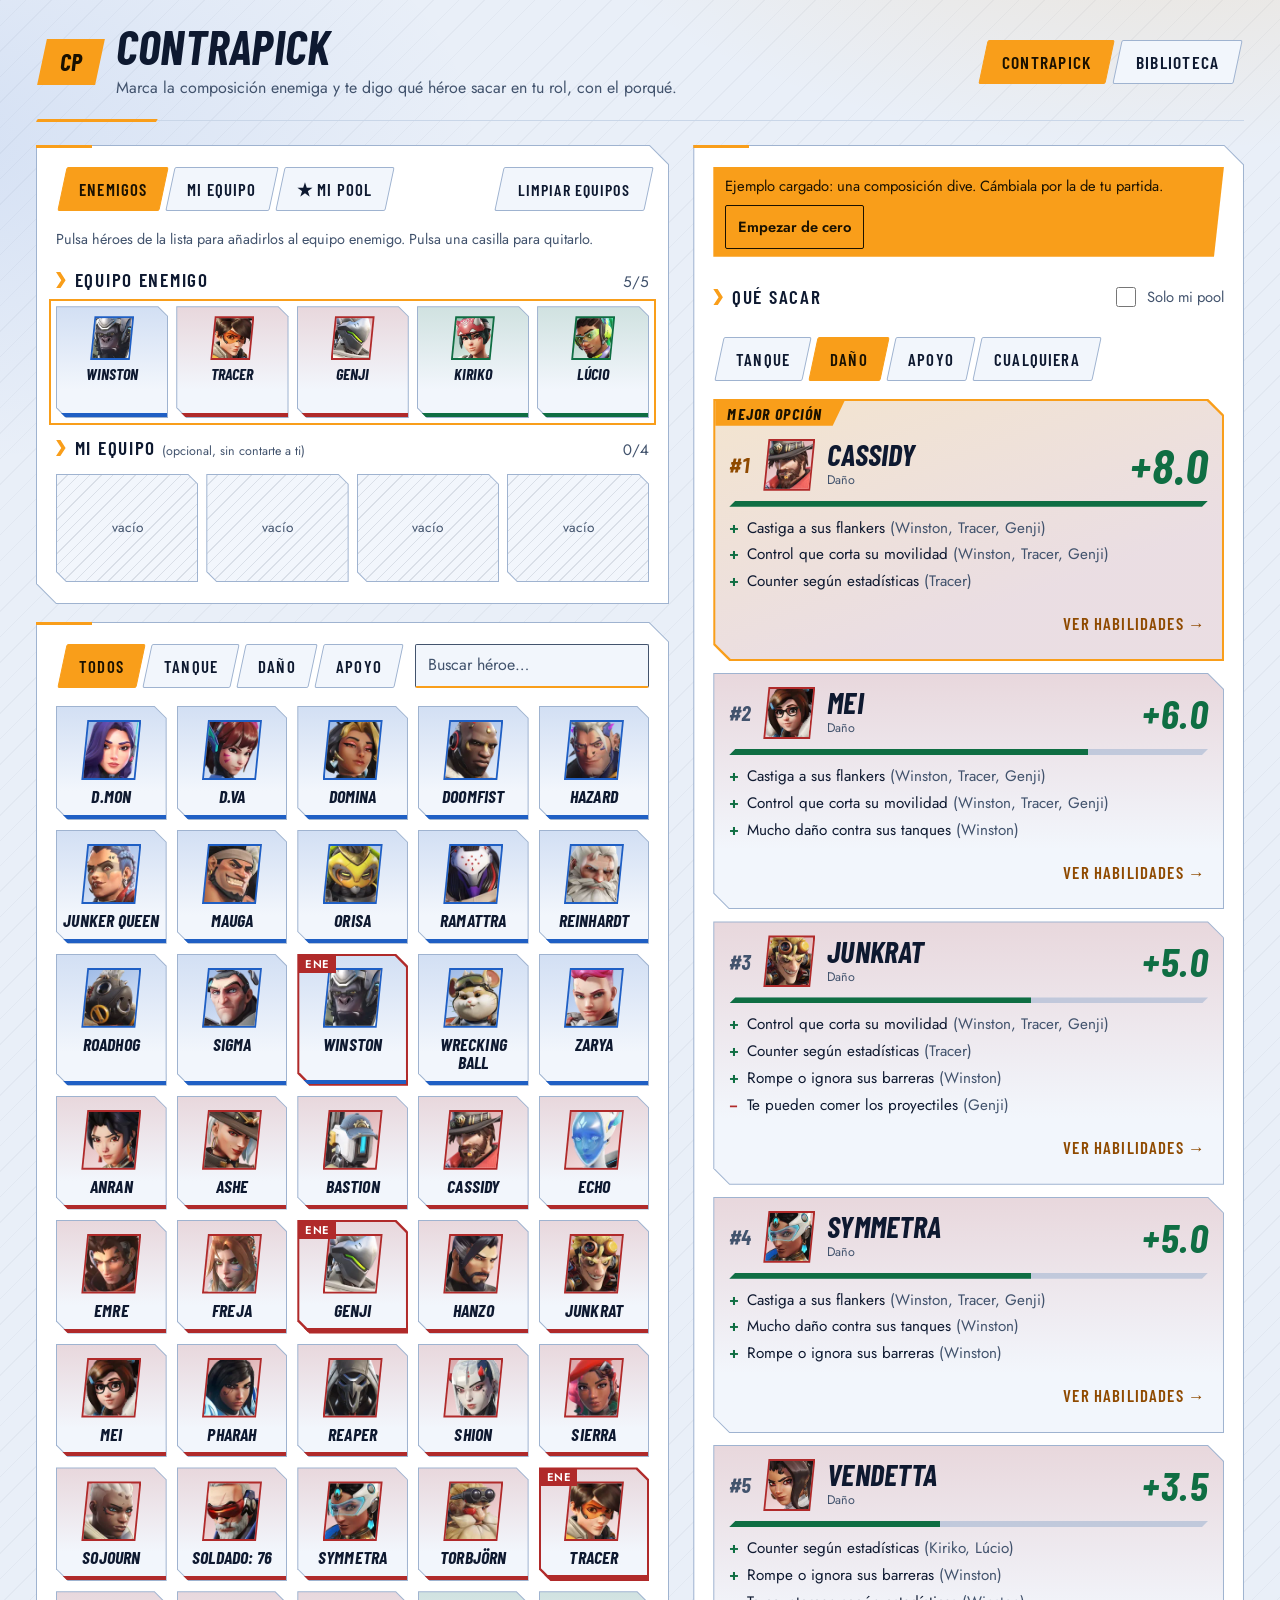
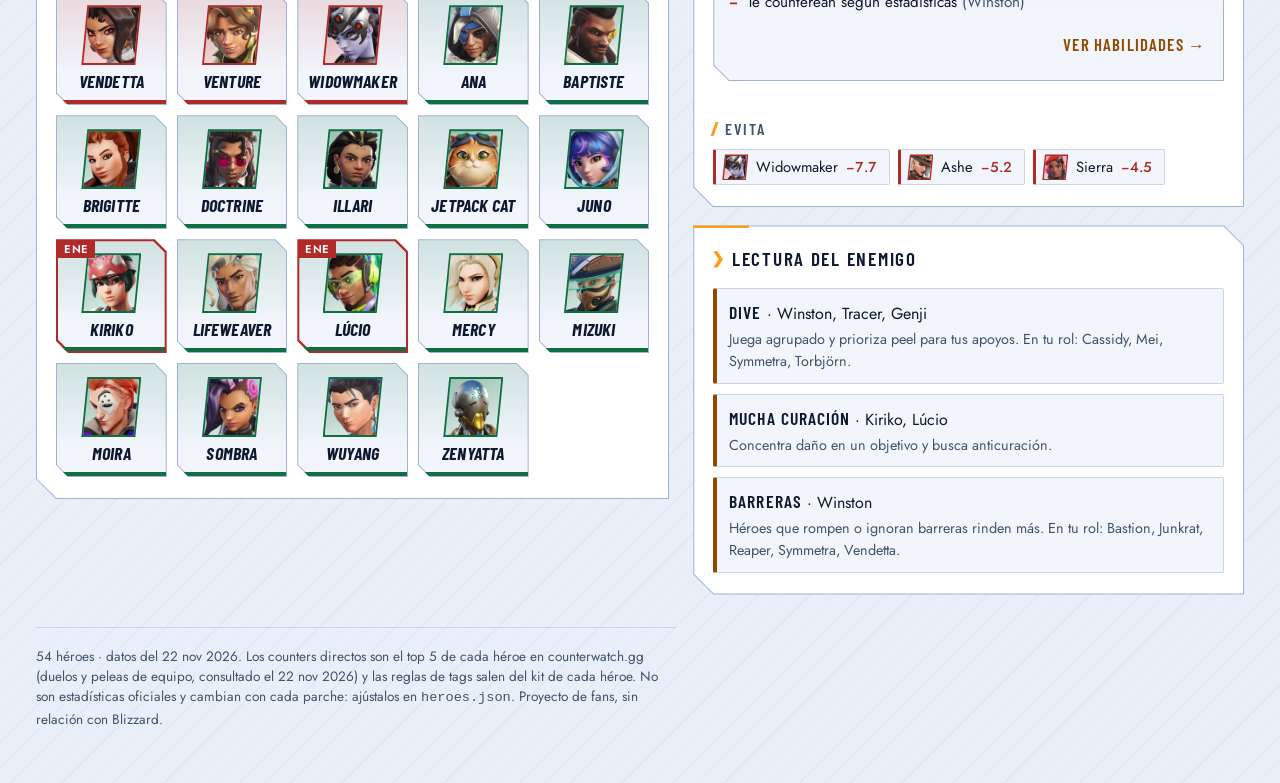
<file: index.html>
<!doctype html>
<html lang="es">
<head>
<meta charset="utf-8">
<meta name="viewport" content="width=device-width, initial-scale=1, viewport-fit=cover">
<meta name="claude:viewport-fit-sides" content="cover">
<title>Contrapick</title>
<meta name="description" content="Contrapick: marca la composición enemiga de Overwatch y obtén qué héroe sacar en tu rol, con el porqué.">
<link rel="icon" href="data:image/svg+xml,%3Csvg%20xmlns%3D%27http%3A%2F%2Fwww.w3.org%2F2000%2Fsvg%27%20viewBox%3D%270%200%2064%2064%27%3E%3Cpolygon%20points%3D%2716%2C8%2060%2C8%2048%2C56%204%2C56%27%20fill%3D%27%23f99e1a%27%2F%3E%3Ctext%20x%3D%2732%27%20y%3D%2742%27%20font-family%3D%27Arial%2Csans-serif%27%20font-size%3D%2726%27%20font-weight%3D%27700%27%20font-style%3D%27italic%27%20text-anchor%3D%27middle%27%20fill%3D%27%2310161f%27%3ECP%3C%2Ftext%3E%3C%2Fsvg%3E">
<link rel="preload" as="font" type="font/woff2" crossorigin href="fonts/barlowcondensed-700-italic.woff2">
<link rel="preload" as="font" type="font/woff2" crossorigin href="fonts/barlowcondensed-600.woff2">
<link rel="preload" as="font" type="font/woff2" crossorigin href="fonts/jost-variable.woff2">
<link rel="stylesheet" href="styles.css">
</head>
<body>
<div class="wrap">
  <header>
    <div class="brand">
      <div class="mark" aria-hidden="true"><span>CP</span></div>
      <div>
        <h1>Contrapick</h1>
        <p class="sub">Marca la composición enemiga y te digo qué héroe sacar en tu rol, con el porqué.</p>
      </div>
    </div>
    <nav class="nav" aria-label="Principal">
      <a href="index.html" aria-current="page"><span>Contrapick</span></a>
      <a href="biblioteca.html"><span>Biblioteca</span></a>
    </nav>
  </header>

  <main>
  <div class="grid">
    <div class="stack">
      <section class="panel stack" aria-label="Equipos">
        <div class="row between">
          <div class="seg" role="group" aria-label="Al pulsar un héroe se añade a">
            <button id="mode-enemy" data-mode="enemy" aria-pressed="true"><span>Enemigos</span></button>
            <button id="mode-ally" data-mode="ally" aria-pressed="false"><span>Mi equipo</span></button>
            <button id="mode-pool" data-mode="pool" aria-pressed="false"><span>★ Mi pool</span></button>
          </div>
          <button class="btn" id="clear"><span>Limpiar equipos</span></button>
        </div>
        <p class="hint" id="mode-hint"></p>
        <div class="team">
          <div class="team-head"><h2>Equipo enemigo</h2><span class="count" id="enemy-count"></span></div>
          <div class="slots" id="enemy-slots"></div>
        </div>
        <div class="team">
          <div class="team-head"><h2>Mi equipo <span class="role-word">(opcional, sin contarte a ti)</span></h2><span class="count" id="ally-count"></span></div>
          <div class="slots allies" id="ally-slots"></div>
        </div>
      </section>

      <section class="panel stack" aria-label="Héroes">
        <div class="row">
          <div class="seg" role="group" aria-label="Filtrar por rol">
            <button id="f-all" data-filter="all" aria-pressed="true"><span>Todos</span></button>
            <button id="f-tank" data-filter="tank" aria-pressed="false"><span>Tanque</span></button>
            <button id="f-dmg" data-filter="dmg" aria-pressed="false"><span>Daño</span></button>
            <button id="f-sup" data-filter="sup" aria-pressed="false"><span>Apoyo</span></button>
          </div>
          <input type="search" id="search" placeholder="Buscar héroe…" aria-label="Buscar héroe">
        </div>
        <div class="roster loading" id="roster"><p class="hint">Cargando héroes…</p></div>
      </section>
    </div>

    <div class="results stack">
      <section class="panel stack" aria-label="Recomendaciones">
        <div id="example-bar" class="loading"></div>
        <div class="row between">
          <h2>Qué sacar</h2>
          <label class="check"><input type="checkbox" id="only-pool"> Solo mi pool</label>
        </div>
        <div class="seg" role="group" aria-label="Mi rol">
          <button id="r-tank" data-role="tank" aria-pressed="false"><span>Tanque</span></button>
          <button id="r-dmg" data-role="dmg" aria-pressed="true"><span>Daño</span></button>
          <button id="r-sup" data-role="sup" aria-pressed="false"><span>Apoyo</span></button>
          <button id="r-all" data-role="all" aria-pressed="false"><span>Cualquiera</span></button>
        </div>
        <ol class="picks loading" id="picks"></ol>
        <div id="pool-note"></div>
        <div class="stack gap-s">
          <span class="label">Evita</span>
          <div class="avoid" id="avoid"></div>
        </div>
      </section>

      <section class="panel stack" aria-label="Lectura del enemigo">
        <h2>Lectura del enemigo</h2>
        <div class="threats" id="threats"></div>
      </section>
    </div>
  </div>
  </main>

  <footer id="footer">
    <span id="data-version">54 héroes (Temporada 5, nov 2026).</span>
    Los counters directos son el top 5 de cada héroe en counterwatch.gg (duelos y peleas de equipo, consultado el 22 nov 2026) y las reglas de tags salen del kit de cada héroe.
    No son estadísticas oficiales y cambian con cada parche: ajústalos en <code>heroes.json</code>. Proyecto de fans, sin relación con Blizzard.
  </footer>
</div>

<script src="common.js"></script>
<script>
(function () {
  if (!window.CP) { // common.js no cargó: mensaje visible en vez de una página muerta
    const r = document.getElementById("roster"); document.querySelectorAll(".loading").forEach((e) => e.classList.remove("loading"));
    if (r) r.textContent = "No se pudo cargar common.js: comprueba que el archivo está junto a la página.";
    return;
  }
  const { $, esc, portrait, ROLE_NAME } = window.CP; // helpers compartidos (common.js)
  const MAX = { enemy: 5, ally: 4 };
  const EXAMPLE = ["winston", "tracer", "genji", "kiriko", "lucio"];
  const THREATS = [
    { tag: "aereo", min: 1, title: "Aéreos", text: "Saca hitscan para castigarlos.", counter: "hitscan" },
    { tag: "dive", min: 2, title: "Dive", text: "Juega agrupado y prioriza peel para tus apoyos.", counter: "peel" },
    { tag: "sustain", min: 2, title: "Mucha curación", text: "Concentra daño en un objetivo y busca anticuración.", counter: "antiheal" },
    { tag: "escudo", min: 1, title: "Barreras", text: "Héroes que rompen o ignoran barreras rinden más.", counter: "antiescudo" },
    { tag: "proyectil", min: 3, title: "Mucho proyectil", text: "Matriz, absorción o desvío anulan gran parte de su daño.", counter: "come_proy" },
    { tag: "largo", min: 2, title: "Poke a distancia", text: "Cierra distancia con dive o tápalo con barrera.", counter: "dive" },
    { tag: "corto", min: 3, title: "Brawl a corta", text: "No entres a su rango: kitea y castiga desde lejos.", counter: "largo" },
    { tag: "estatico", min: 2, title: "Backline estática", text: "Sus héroes se mueven poco: vulnerable a flankers.", counter: "dive" }
  ];

  let D = null, byId = Object.create(null);
  const S = { enemy: [], ally: [], pool: [], mode: "enemy", filter: "all", role: "dmg", onlyPool: false, q: "", example: false };

  const fmt = (v) => (v > 0 ? "+" : v < 0 ? "−" : "") + Math.abs(v).toFixed(1);

  function save() { try { localStorage.setItem("contrapick", JSON.stringify({ enemy: S.enemy, ally: S.ally, pool: S.pool, role: S.role, onlyPool: S.onlyPool })); } catch (e) {} }
  function load() {
    // Misma clave y misma forma que antes; solo se aceptan campos conocidos y con el tipo esperado.
    try {
      const v = JSON.parse(localStorage.getItem("contrapick") || "null");
      if (!v || typeof v !== "object" || Array.isArray(v)) return false;
      const ids = (a, max) => (Array.isArray(a) ? a.filter((id) => typeof id === "string" && byId[id]).slice(0, max) : []);
      S.enemy = ids(v.enemy, MAX.enemy); S.ally = ids(v.ally, MAX.ally); S.pool = ids(v.pool, Infinity);
      if (["tank", "dmg", "sup", "all"].includes(v.role)) S.role = v.role;
      S.onlyPool = v.onlyPool === true;
      return true;
    } catch (e) {}
    return false;
  }

  // ---- Motor de puntuación ----
  function hasTag(h, t) { return t === "@tank" ? h.role === "tank" : h.tags.includes(t); }
  function adv(a, b) { // ventajas por reglas de a sobre b
    const out = [];
    for (const r of D.rules) if (hasTag(a, r.from) && hasTag(b, r.to)) out.push(r);
    return out;
  }
  function pair(a, b) {
    const pos = adv(a, b), neg = adv(b, a);
    let v = pos.reduce((s, r) => s + r.w, 0) - neg.reduce((s, r) => s + r.w, 0);
    v = Math.max(-2, Math.min(2, v));
    const reasons = [];
    pos.forEach((r) => reasons.push({ key: "p:" + r.from + r.to, text: r.pos, sign: 1, w: r.w }));
    neg.forEach((r) => reasons.push({ key: "n:" + r.from + r.to, text: r.neg, sign: -1, w: r.w }));
    const up = direct(a, b), down = direct(b, a);
    if (up) { v += up; reasons.push({ key: "p:beats", text: "Counter según estadísticas", sign: 1, w: up }); }
    if (down) { v -= down; reasons.push({ key: "n:beats", text: "Te counterean según estadísticas", sign: -1, w: down }); }
    return { v: Math.max(-4, Math.min(4, v)), reasons };
  }
  function direct(a, b) { // a countera a b según beats de a y losesTo de b
    const x = (a.beats || []).includes(b.id), y = (b.losesTo || []).includes(a.id);
    return x && y ? 2.5 : x || y ? 2 : 0;
  }
  function evaluate(c) {
    const enemies = S.enemy.map((id) => byId[id]);
    const allies = S.ally.map((id) => byId[id]);
    const agg = {};
    let total = 0;
    for (const e of enemies) {
      const p = pair(c, e);
      total += p.v;
      for (const r of p.reasons) {
        const k = agg[r.key + r.text] || (agg[r.key + r.text] = { text: r.text, sign: r.sign, w: 0, who: [] });
        k.w += r.w; k.who.push(e.name);
      }
    }
    for (const a of allies) {
      const s = D.synergies.find((x) => (x.a === c.id && x.b === a.id) || (x.b === c.id && x.a === a.id));
      if (s) { total += 1.5; const k = (agg["syn" + s.text] = { text: s.text, sign: 1, w: 1.5, who: [a.name], syn: true }); }
      if (a.style === c.style) { total += 0.4; const k = agg["style"] || (agg["style"] = { text: "Encaja con el estilo " + c.style + " de tu equipo", sign: 1, w: 0, who: [], syn: true }); k.w += 0.4; k.who.push(a.name); }
    }
    const reasons = Object.values(agg).sort((x, y) => y.w - x.w);
    return { hero: c, score: Math.round(total * 10) / 10, pos: reasons.filter((r) => r.sign > 0), neg: reasons.filter((r) => r.sign < 0) };
  }
  function ranked(ignorePool) {
    let cands = D.heroes.filter((h) => (S.role === "all" || h.role === S.role) && !S.ally.includes(h.id));
    if (!ignorePool && S.onlyPool && S.pool.length) cands = cands.filter((h) => S.pool.includes(h.id));
    return cands.map(evaluate).sort((a, b) => b.score - a.score || a.hero.name.localeCompare(b.hero.name));
  }


  // ---- Render ----
  function renderSlots(kind) {
    const list = S[kind], max = MAX[kind];
    let html = "";
    for (let i = 0; i < max; i++) {
      const h = byId[list[i]];
      html += h
        ? `<button class="slot filled r-${esc(h.role)}" data-remove="${kind}" data-id="${esc(h.id)}" aria-label="Quitar ${esc(h.name)}">${portrait(h, "s", true)}<span class="nm">${esc(h.name)}</span><span class="x">quitar</span></button>`
        : `<div class="slot">vacío</div>`;
    }
    $(kind + "-slots").innerHTML = html;
    $(kind + "-slots").classList.toggle("target-on", S.mode === kind);
    $(kind + "-count").textContent = list.length + "/" + max;
  }
  function renderRoster() {
    const q = S.q.trim().toLowerCase();
    const hs = D.heroes.filter((h) => (S.filter === "all" || h.role === S.filter) && (!q || h.name.toLowerCase().includes(q)));
    $("roster").innerHTML = hs.length ? hs.map((h, i) => {
      const en = S.enemy.includes(h.id), al = S.ally.includes(h.id), st = S.pool.includes(h.id);
      const state = [en ? "en el equipo enemigo" : "", al ? "en tu equipo" : "", st ? "en tu pool" : ""].filter(Boolean).join(", ");
      return `<button class="hero r-${esc(h.role)} ${en ? "is-enemy" : ""} ${al ? "is-ally" : ""}" data-hero="${esc(h.id)}" aria-label="${esc(h.name)}, ${ROLE_NAME[h.role]}${state ? ", " + state : ""}">
        ${portrait(h, "l", i < 12)}<span class="nm">${esc(h.name)}</span>
        ${en ? '<span class="flag">ENE</span>' : al ? '<span class="flag">ALI</span>' : ""}
        ${st ? '<span class="star" aria-hidden="true">★</span>' : ""}</button>`;
    }).join("") : `<p class="hint">Ningún héroe coincide con “${esc(S.q)}”.</p>`;
  }
  function renderControls() {
    document.querySelectorAll("[data-mode]").forEach((b) => b.setAttribute("aria-pressed", String(b.dataset.mode === S.mode)));
    document.querySelectorAll("[data-filter]").forEach((b) => b.setAttribute("aria-pressed", String(b.dataset.filter === S.filter)));
    document.querySelectorAll("[data-role]").forEach((b) => b.setAttribute("aria-pressed", String(b.dataset.role === S.role)));
    $("only-pool").checked = S.onlyPool;
    $("mode-hint").textContent = S.mode === "enemy" ? "Pulsa héroes de la lista para añadirlos al equipo enemigo. Pulsa una casilla para quitarlo."
      : S.mode === "ally" ? "Pulsa héroes para añadirlos a tu equipo: suma sinergias a las recomendaciones."
      : "Pulsa los héroes que sabes jugar para marcarlos con ★. Luego activa «Solo mi pool».";
    $("example-bar").innerHTML = S.example
      ? `<div class="example"><span>Ejemplo cargado: una composición dive. Cámbiala por la de tu partida.</span><button id="dismiss-example">Empezar de cero</button></div>` : "";
  }
  function renderResults() {
    const picks = $("picks"), avoid = $("avoid"), note = $("pool-note");
    if (!S.enemy.length) {
      picks.innerHTML = `<li class="empty">Añade al menos un héroe enemigo para ver recomendaciones.</li>`;
      avoid.innerHTML = `<span class="hint">—</span>`; note.innerHTML = "";
      $("threats").innerHTML = `<p class="hint">Aquí verás qué amenaza su composición y cómo responder.</p>`;
      return;
    }
    const list = ranked(false);
    const max = Math.max(1, ...list.map((r) => Math.abs(r.score)));
    if (!list.length) {
      picks.innerHTML = `<li class="empty">No tienes héroes de este rol en tu pool. Márcalos en «★ Mi pool» o desactiva el filtro.</li>`;
    } else {
      picks.innerHTML = list.slice(0, 5).map((r, i) => {
        const cls = r.score > 0 ? "pos" : r.score < 0 ? "neg" : "";
        const color = r.score >= 0 ? "var(--good)" : "var(--bad)";
        const pos = r.pos.slice(0, 3).map((x) => `<li class="p"><span>+</span><span>${esc(x.text)} <em>(${esc(x.who.join(", "))})</em></span></li>`).join("");
        const neg = r.neg.slice(0, 1).map((x) => `<li class="n"><span>−</span><span>${esc(x.text)} <em>(${esc(x.who.join(", "))})</em></span></li>`).join("");
        return `<li class="pick r-${esc(r.hero.role)} ${i === 0 ? "top" : ""}">
          <div class="pick-head">
            <span class="rank">#${i + 1}</span>
            ${portrait(r.hero, "m")}
            <div class="who"><h3>${esc(r.hero.name)}</h3><span class="role-word">${ROLE_NAME[r.hero.role]}</span></div>
            <span class="score ${cls}">${fmt(r.score)}</span>
          </div>
          <div class="bar" aria-hidden="true"><i style="width:${Math.round(Math.abs(r.score) / max * 100)}%;background:${color}"></i></div>
          <ul class="why">${pos || '<li class="hint">Sin ventajas claras: elige por comodidad.</li>'}${neg}</ul>
          <div class="pick-foot"><a class="more" href="biblioteca.html#${encodeURIComponent(r.hero.id)}" aria-label="Ver habilidades de ${esc(r.hero.name)}">Ver habilidades →</a></div></li>`;
      }).join("");
    }
    const worst = list.slice(-3).reverse().filter((r) => r.score < 0);
    avoid.innerHTML = worst.length ? worst.map((r) => `<span class="chip r-${esc(r.hero.role)}">${portrait(r.hero, "xs")}${esc(r.hero.name)} <span class="score neg">${fmt(r.score)}</span></span>`).join("") : `<span class="hint">Nada especialmente malo en este rol.</span>`;

    note.innerHTML = "";
    if (S.onlyPool && S.pool.length && list.length) {
      const best = ranked(true)[0];
      if (best && !S.pool.includes(best.hero.id) && best.score > list[0].score + 1)
        note.innerHTML = `<p class="hint">Fuera de tu pool, el mejor sería <b>${esc(best.hero.name)}</b> (${fmt(best.score)}).</p>`;
    }

    const enemies = S.enemy.map((id) => byId[id]);
    const t = THREATS.map((th) => {
      const who = enemies.filter((e) => hasTag(e, th.tag));
      if (who.length < th.min) return "";
      const ans = D.heroes.filter((h) => hasTag(h, th.counter) && (S.role === "all" || h.role === S.role)).map((h) => h.name).slice(0, 5);
      return `<div class="threat"><b>${th.title}</b> · ${esc(who.map((e) => e.name).join(", "))}<p>${th.text}${ans.length ? " En tu rol: " + esc(ans.join(", ")) + "." : ""}</p></div>`;
    }).join("");
    $("threats").innerHTML = t || `<p class="hint">Composición equilibrada: no destaca ninguna amenaza concreta.</p>`;
  }
  const clearLoading = () => document.querySelectorAll(".loading").forEach((e) => e.classList.remove("loading")); // quita TODAS las reservas de altura (éxito o fallo)
  function render() { clearLoading(); renderControls(); renderSlots("enemy"); renderSlots("ally"); renderRoster(); renderResults(); }

  // ---- Interacción ----
  function clickHero(id) {
    if (S.mode === "pool") {
      S.pool = S.pool.includes(id) ? S.pool.filter((x) => x !== id) : [...S.pool, id];
    } else {
      const k = S.mode;
      if (S[k].includes(id)) S[k] = S[k].filter((x) => x !== id);
      else if (S[k].length < MAX[k]) S[k] = [...S[k], id];
      S.example = false;
    }
    save(); render();
  }
  // render() recrea los nodos: devuelve el foco de teclado al primer selector que exista.
  function refocus(...sels) {
    for (const s of sels) { const el = document.querySelector(s); if (el) { el.focus({ preventScroll: true }); return; } }
  }
  document.addEventListener("click", (ev) => {
    const t = ev.target.closest("button"); if (!t) return;
    if (t.dataset.hero) { clickHero(t.dataset.hero); return refocus('[data-hero="' + CSS.escape(t.dataset.hero) + '"]'); }
    if (t.dataset.remove) {
      const kind = t.dataset.remove;
      S[kind] = S[kind].filter((x) => x !== t.dataset.id); S.example = false; save(); render();
      return refocus("#" + kind + "-slots .slot.filled", '[data-mode="' + kind + '"]'); // la casilla quitada ya no existe
    }
    if (t.dataset.mode) { S.mode = t.dataset.mode; return render(); }
    if (t.dataset.filter) { S.filter = t.dataset.filter; return render(); }
    if (t.dataset.role) { S.role = t.dataset.role; save(); return render(); }
    if (t.id === "clear" || t.id === "dismiss-example") { S.enemy = []; S.ally = []; S.example = false; save(); render(); return refocus("#clear"); }
  });
  $("search").addEventListener("input", (e) => { S.q = e.target.value; renderRoster(); });
  $("only-pool").addEventListener("change", (e) => { S.onlyPool = e.target.checked; save(); renderResults(); });

  // Reserva de hueco (CLS): el aviso de ejemplo solo aparece en la primera visita.
  try { if (localStorage.getItem("contrapick")) $("example-bar").classList.remove("loading"); } catch (e) {}
  function init(data) {
    D = data; D.heroes.forEach((h) => (byId[h.id] = h));
    if (D.version) $("data-version").textContent = D.heroes.length + " héroes · datos del " + D.version.split(" · ")[0] + ".";
    const had = load();
    ["enemy", "ally", "pool"].forEach((k) => (S[k] = (S[k] || []).filter((id) => byId[id])));
    if (!had) { S.enemy = EXAMPLE.slice(); S.example = true; }
    render();
  }
  fetch("heroes.json").then((r) => { if (!r.ok) throw new Error("heroes.json: HTTP " + r.status); return r.json(); }).then(
    (data) => {
      try { init(data); } catch (e) { // el JSON llegó pero tiene una forma inesperada o el render falló
        console.error("Contrapick: error al procesar o pintar heroes.json", e);
        clearLoading(); $("roster").innerHTML = `<p class="err">Se cargó heroes.json pero no se pudo mostrar: el formato de los datos no es el esperado.</p>`;
      }
    },
    (e) => { // red, HTTP o JSON inválido
      console.error("Contrapick: no se pudo cargar heroes.json", e);
      clearLoading(); $("roster").innerHTML = `<p class="err">No se pudo cargar heroes.json. Comprueba que el archivo está junto a la página y que el JSON es válido.</p>`;
    }
  );
})();
</script>
</body>
</html>
</file>
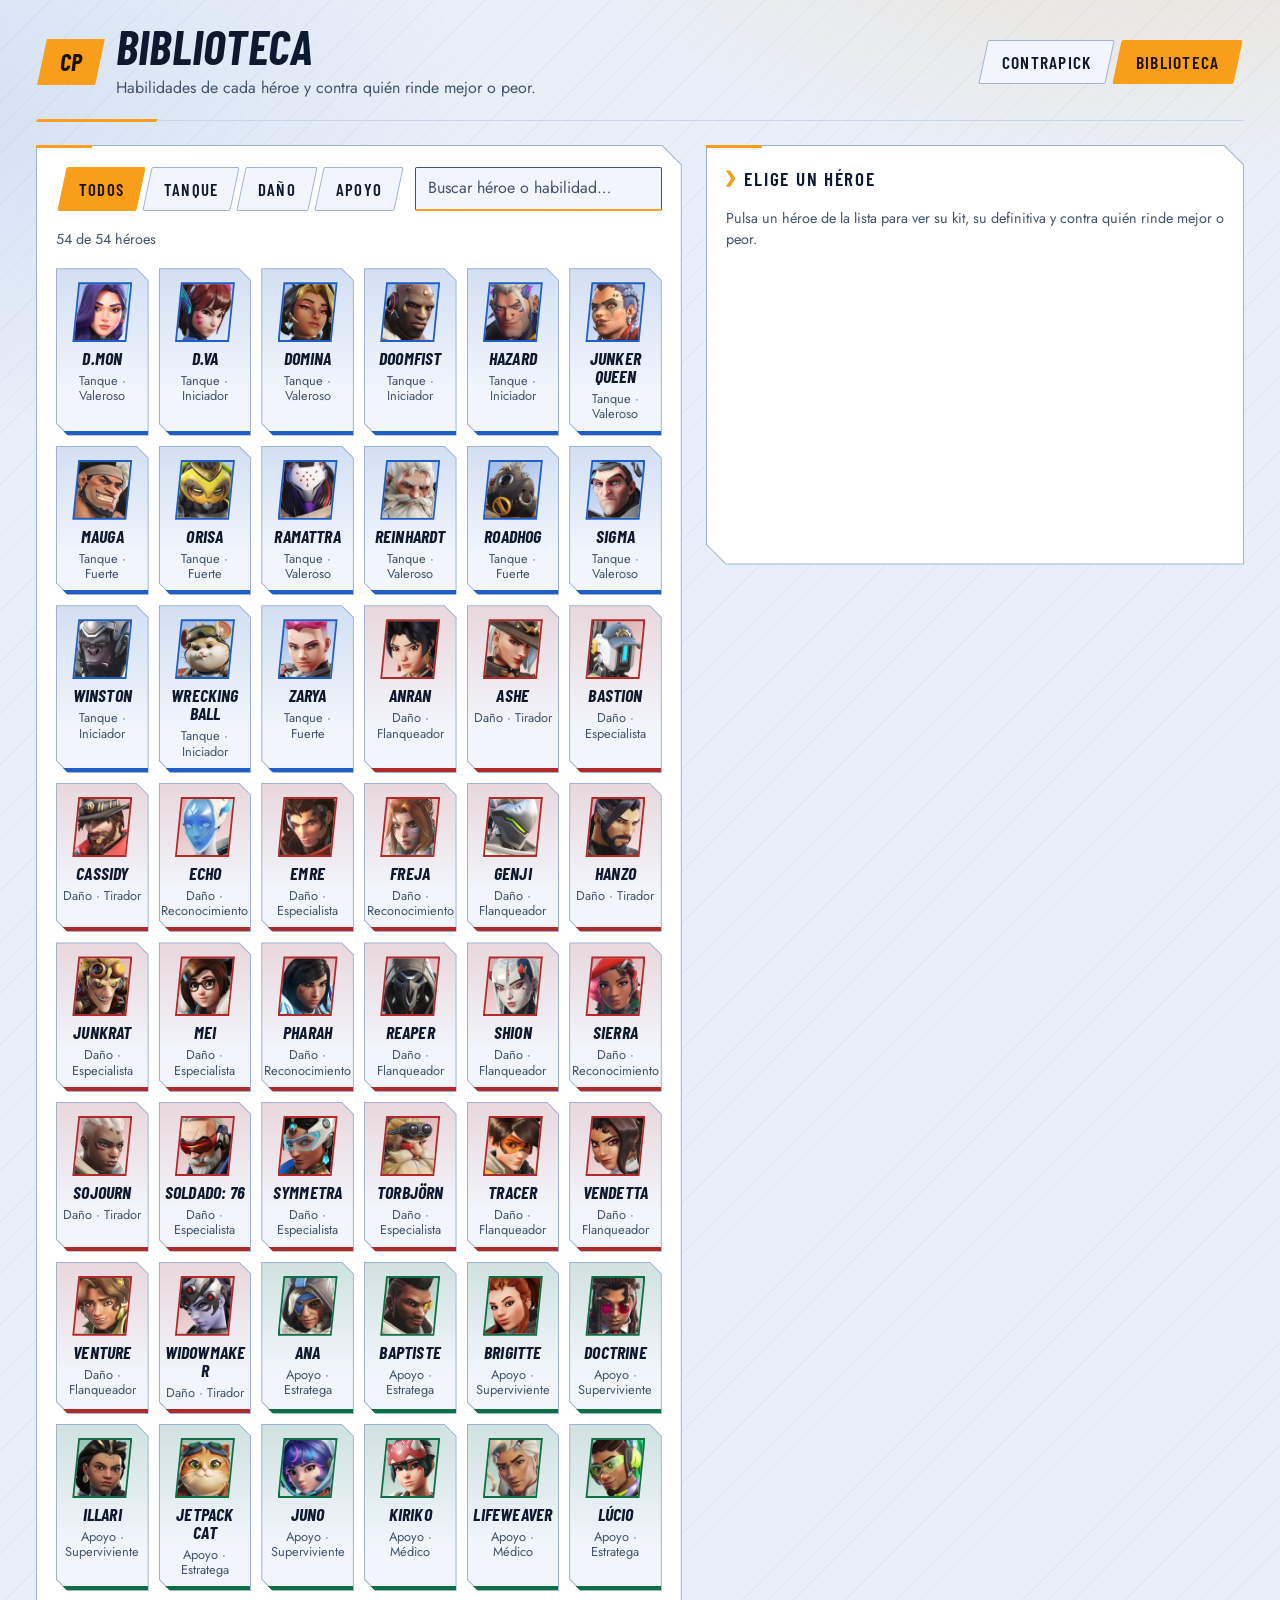
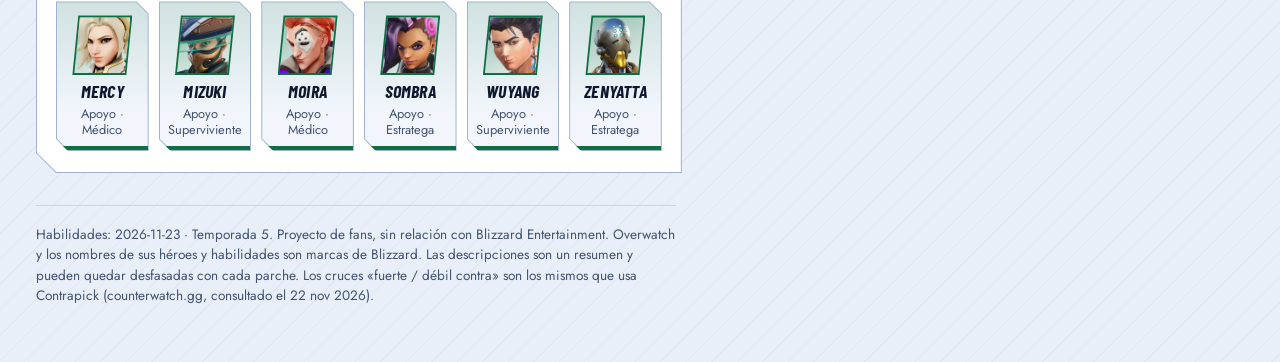
<file: biblioteca.html>
<!doctype html>
<html lang="es">
<head>
<meta charset="utf-8">
<meta name="viewport" content="width=device-width, initial-scale=1, viewport-fit=cover">
<meta name="claude:viewport-fit-sides" content="cover">
<title>Biblioteca de héroes</title>
<meta name="description" content="Biblioteca de héroes: habilidades de cada héroe y contra quién rinde mejor o peor.">
<link rel="icon" href="data:image/svg+xml,%3Csvg%20xmlns%3D%27http%3A%2F%2Fwww.w3.org%2F2000%2Fsvg%27%20viewBox%3D%270%200%2064%2064%27%3E%3Cpolygon%20points%3D%2716%2C8%2060%2C8%2048%2C56%204%2C56%27%20fill%3D%27%23f99e1a%27%2F%3E%3Ctext%20x%3D%2732%27%20y%3D%2742%27%20font-family%3D%27Arial%2Csans-serif%27%20font-size%3D%2726%27%20font-weight%3D%27700%27%20font-style%3D%27italic%27%20text-anchor%3D%27middle%27%20fill%3D%27%2310161f%27%3ECP%3C%2Ftext%3E%3C%2Fsvg%3E">
<link rel="preload" as="font" type="font/woff2" crossorigin href="fonts/barlowcondensed-700-italic.woff2">
<link rel="preload" as="font" type="font/woff2" crossorigin href="fonts/barlowcondensed-600.woff2">
<link rel="preload" as="font" type="font/woff2" crossorigin href="fonts/jost-variable.woff2">
<link rel="stylesheet" href="styles.css">
</head>
<body>
<div class="wrap">
  <header>
    <div class="brand">
      <div class="mark" aria-hidden="true"><span>CP</span></div>
      <div>
        <h1>Biblioteca</h1>
        <p class="sub">Habilidades de cada héroe y contra quién rinde mejor o peor.</p>
      </div>
    </div>
    <nav class="nav" aria-label="Principal">
      <a href="index.html"><span>Contrapick</span></a>
      <a href="biblioteca.html" aria-current="page"><span>Biblioteca</span></a>
    </nav>
  </header>

  <main>
  <div class="lib" id="lib">
    <section class="panel stack list" aria-label="Héroes">
      <div class="row">
        <div class="seg" role="group" aria-label="Filtrar por rol">
          <button data-filter="all" aria-pressed="true"><span>Todos</span></button>
          <button data-filter="tank" aria-pressed="false"><span>Tanque</span></button>
          <button data-filter="dmg" aria-pressed="false"><span>Daño</span></button>
          <button data-filter="sup" aria-pressed="false"><span>Apoyo</span></button>
        </div>
        <input type="search" id="q" placeholder="Buscar héroe o habilidad…" aria-label="Buscar por héroe o habilidad" autocomplete="off">
      </div>
      <p class="hint" id="count" aria-live="polite">Cargando héroes…</p>
      <p class="err" id="load-note" hidden></p>
      <div class="cards loading" id="cards"></div>
    </section>

    <section class="panel detail" id="detail" aria-label="Detalle del héroe"><div class="d-body" id="detail-body"></div></section>
    <p class="sr-only" role="status" id="sel-status"></p>
  </div>
  </main>

  <footer>
    <span id="ver"></span>
    Proyecto de fans, sin relación con Blizzard Entertainment. Overwatch y los nombres de sus héroes y habilidades son marcas de Blizzard.
    Las descripciones son un resumen y pueden quedar desfasadas con cada parche. Los cruces «fuerte / débil contra» son los mismos que usa Contrapick (counterwatch.gg, consultado el 22 nov 2026).
  </footer>
</div>

<script src="common.js"></script>
<script>
(function () {
  if (!window.CP) { // common.js no cargó: mensaje visible en vez de una página muerta
    const c = document.getElementById("cards"); if (c) c.classList.remove("loading"), c.textContent = "No se pudo cargar common.js: comprueba que el archivo está junto a la página.";
    const n = document.getElementById("count"); if (n) n.textContent = "";
    return;
  }
  const { $, esc, norm, portrait, ROLE_NAME } = window.CP; // helpers compartidos (common.js)

  /* Vocabulario de `slot` en abilities.json: passive | primary | secondary | ability1 | ability2 | ability3 | ultimate
     (cualquier otro valor se ordena al final).
     Reglas de visualización:
       - Recuadro de tecla (.key): muestra `key` (p. ej. "Shift", "E", "Clic izq.", "Clic izq. (piloto)"). Se sustituye por la etiqueta corta
         del slot (SLOT_KEY) si: el héroe tiene keysVerified === false, `key` está vacío, o es genérico ("Hab.", "Hab. 2").
       - Claves largas (> 12 car.) usan la variante ancha (.ab.wide): el recuadro va encima del texto en vez de a la izquierda.
       - Etiqueta junto al nombre (.ab-tag): solo para pasiva y definitiva, y solo cuando el recuadro no la repite.
       - La definitiva (puede haber varias, p. ej. Anran) va al final y resaltada (.ult). `tr: true` en una habilidad = texto traducido
         por nosotros, no oficial: marca discreta "(trad.)" tras el nombre. */
  const SLOT_ORDER = ["passive", "primary", "secondary", "ability1", "ability2", "ability3", "ultimate"];
  const SLOT_TAG = { passive: "Pasiva", ultimate: "Definitiva" };
  const SLOT_KEY = { passive: "Pasiva", primary: "Principal", secondary: "Secundario", ability1: "Habilidad", ability2: "Habilidad", ability3: "Habilidad", ultimate: "Definitiva" };

  let D = null, A = null, hasAbilities = false;
  const byId = Object.create(null);
  const S = { q: "", filter: "all" };
  let lastId = "";

  const hasOwn = (o, k) => Object.prototype.hasOwnProperty.call(o, k);
  const isMobile = () => window.matchMedia("(max-width: 979px)").matches;
  const currentId = () => { try { return decodeURIComponent(location.hash.slice(1)); } catch (e) { return ""; } };

  // abilities.json es dato no fiable: se normaliza cada entrada antes de usarla (S-02).
  function cleanAbilities(raw) {
    const out = Object.create(null);
    if (!raw || typeof raw !== "object") return out;
    for (const id of Object.keys(raw)) {
      const a = raw[id];
      if (!a || typeof a !== "object") continue;
      out[id] = {
        subrole: typeof a.subrole === "string" ? a.subrole : "",
        summary: typeof a.summary === "string" ? a.summary : "",
        verified: a.verified,
        keysVerified: a.keysVerified, // false => no se fía de las teclas: se muestra la etiqueta del slot
        source: typeof a.source === "string" ? a.source : "",
        abilities: Array.isArray(a.abilities) ? a.abilities.filter((x) => x && typeof x === "object" && !Array.isArray(x)) : []
      };
    }
    return out;
  }
  const abOf = (id) => (A && A[id]) || null;

  // ---- Lista ----
  function match(h, q) { // null | { by: "name" } | { by: "ability", name }
    if (!q) return { by: "name" };
    if (norm(h.name).includes(q)) return { by: "name" };
    const a = abOf(h.id);
    if (a) {
      if (norm(a.subrole).includes(q)) return { by: "name" };
      const hit = a.abilities.find((x) => norm(x.name).includes(q));
      if (hit) return { by: "ability", name: String(hit.name) };
    }
    return null;
  }
  function renderList() {
    $("cards").classList.remove("loading");
    const q = norm(S.q).trim();
    const out = [];
    D.heroes.forEach((h) => {
      if (S.filter !== "all" && h.role !== S.filter) return;
      const m = match(h, q);
      if (m) out.push({ h, m });
    });
    out.sort((a, b) => (a.m.by === "ability") - (b.m.by === "ability")); // coincidencias por nombre de héroe antes que por habilidad (sort estable)
    $("count").textContent = out.length + " de " + D.heroes.length + " héroes";
    $("cards").innerHTML = out.length ? out.map(({ h, m }, i) => {
      const a = abOf(h.id), sub = a && a.subrole ? " · " + a.subrole : "";
      return `<a class="hero r-${esc(h.role)}" href="#${encodeURIComponent(h.id)}" data-id="${esc(h.id)}" aria-label="${esc(h.name)}, ${esc(ROLE_NAME[h.role])}${esc(sub)}">
        ${portrait(h, "l", i < 12)}<span class="nm">${esc(h.name)}</span><span class="meta">${esc(ROLE_NAME[h.role])}${esc(sub)}</span>
        ${m.by === "ability" ? `<span class="hit">${esc(m.name)}</span>` : ""}</a>`;
    }).join("") : `<p class="empty span-all">Ningún héroe ni habilidad coincide con “${esc(S.q)}”.</p>`;
    markCurrent();
  }
  function markCurrent() {
    const cur = currentId();
    document.querySelectorAll("#cards .hero").forEach((c) => { if (c.dataset.id === cur) c.setAttribute("aria-current", "true"); else c.removeAttribute("aria-current"); });
  }

  // ---- Detalle ----
  const matchupChips = (ids) => {
    const hs = (Array.isArray(ids) ? ids : []).map((id) => byId[id]).filter(Boolean);
    return hs.length ? `<div class="chips">${hs.map((x) => `<a class="chip r-${esc(x.role)}" href="#${encodeURIComponent(x.id)}">${portrait(x, "xs")}${esc(x.name)}</a>`).join("")}</div>` : `<p class="hint">Sin datos.</p>`;
  };
  function abilitiesHtml(a) {
    if (!hasAbilities) return `<p class="err">No se pudo cargar abilities.json, así que no hay habilidades que mostrar. El resto de datos sí está disponible.</p>`;
    if (!a || !a.abilities.length) return `<p class="empty">Todavía no tenemos las habilidades de este héroe.</p>`;
    const ord = (x) => { const i = SLOT_ORDER.indexOf(x.slot); return i < 0 ? 50 : i; };
    const list = a.abilities.map((x, i) => [x, i]).sort((p, q) => ord(p[0]) - ord(q[0]) || p[1] - q[1]).map((p) => p[0]);
    return `<ul class="abil">${list.map((x) => {
      const slotLbl = hasOwn(SLOT_KEY, x.slot) ? SLOT_KEY[x.slot] : "—";
      const raw = typeof x.key === "string" ? x.key.trim() : "";
      const generic = raw === "" || /^hab\.?(\s*\d+)?$/i.test(raw);
      const label = a.keysVerified === false || generic ? slotLbl : raw;
      const tag = hasOwn(SLOT_TAG, x.slot) && label !== SLOT_TAG[x.slot] ? SLOT_TAG[x.slot] : "";
      return `<li class="ab ${x.slot === "ultimate" ? "ult" : ""} ${label.length > 12 ? "wide" : ""}">
        <span class="key">${esc(label)}</span>
        <div><div class="ab-name"><span>${esc(x.name)}</span>${x.tr === true ? '<span class="tr">(trad.)</span>' : ""}${tag ? `<span class="ab-tag">${tag}</span>` : ""}</div>
        <p class="ab-desc">${esc(x.desc)}</p></div></li>`;
    }).join("")}</ul>`;
  }
  // Enlace a la fuente: solo http/https, se muestra el hostname y el href sale de URL.href (S-03).
  function sourceHtml(raw) {
    let u; try { u = new URL(raw); } catch (e) { return ""; }
    if (u.protocol !== "https:" && u.protocol !== "http:") return "";
    return `<p class="hint">Fuente: <a href="${esc(u.href)}" target="_blank" rel="noopener noreferrer">${esc(u.hostname)}</a></p>`;
  }
  function renderDetail() {
    const id = currentId(), el = $("detail-body"), lib = $("lib");
    lib.classList.toggle("has-sel", !!id);
    document.title = "Biblioteca de héroes";
    el.scrollTop = 0; // el panel sticky tiene su propio scroll
    if (!id) {
      el.innerHTML = `<h2>Elige un héroe</h2><p class="hint">Pulsa un héroe de la lista para ver su kit, su definitiva y contra quién rinde mejor o peor.</p>`;
      return;
    }
    const h = byId[id];
    if (!h) {
      el.innerHTML = `<a class="back" href="#">← Todos los héroes</a><h2>Héroe no encontrado</h2><p class="hint">No hay ningún héroe con el identificador «${esc(id)}».</p>`;
      return;
    }
    document.title = h.name + " · Biblioteca de héroes";
    const a = abOf(id);
    el.innerHTML = `
      <a class="back" href="#">← Todos los héroes</a>
      <div class="d-head r-${esc(h.role)}">
        ${portrait(h, "xl", true)}
        <div class="stack gap-xs">
          <h2 class="d-name" id="d-name" tabindex="-1">${esc(h.name)}</h2>
          <div class="row"><span class="rolechip">${esc(ROLE_NAME[h.role])}</span>${a && a.subrole ? `<span class="role-word">${esc(a.subrole)}</span>` : ""}</div>
        </div>
      </div>
      ${a && a.verified === false ? `<p class="unver">Datos sin verificar: contrasta las habilidades con el juego antes de fiarte.</p>` : ""}
      ${a && a.summary ? `<p class="summary">${esc(a.summary)}</p>` : ""}
      <div class="stack gap-s"><h3 class="label">Habilidades</h3>${abilitiesHtml(a)}</div>
      <div class="stack gap-s"><h3 class="label">Fuerte contra</h3>${matchupChips(h.beats)}</div>
      <div class="stack gap-s"><h3 class="label">Débil contra</h3>${matchupChips(h.losesTo)}</div>
      ${a ? sourceHtml(a.source) : ""}`;
  }

  let first = true;
  function onNav() {
    const prev = $("lib").classList.contains("has-sel");
    renderDetail(); markCurrent();
    const id = currentId();
    if (first) { first = false; return; }
    if (!isMobile()) { // escritorio: el foco no se mueve (la lista sigue visible); se anuncia el héroe mostrado con la región role=status
      $("sel-status").textContent = byId[id] ? "Mostrando " + byId[id].name : "";
      return;
    }
    if (id) {
      const n = $("d-name"); if (n) n.focus({ preventScroll: true });
      window.scrollTo(0, 0);
    } else if (prev) { // vuelta a la lista: reencuentra la última tarjeta y devuélvele el foco
      const c = document.querySelector('#cards .hero[data-id="' + CSS.escape(lastId) + '"]');
      if (c) { c.scrollIntoView({ block: "center" }); c.focus({ preventScroll: true }); }
    }
  }
  document.addEventListener("click", (ev) => {
    const c = ev.target.closest("#cards .hero"); if (c) lastId = c.dataset.id;
    const f = ev.target.closest("[data-filter]");
    if (f) {
      S.filter = f.dataset.filter;
      document.querySelectorAll("[data-filter]").forEach((b) => b.setAttribute("aria-pressed", String(b.dataset.filter === S.filter)));
      renderList();
    }
  });
  window.addEventListener("hashchange", () => { if (D) onNav(); });
  $("q").addEventListener("input", (e) => { S.q = e.target.value; renderList(); });

  function init(heroes, abil) {
    D = heroes; D.heroes.forEach((h) => (byId[h.id] = h));
    if (abil && abil.heroes && typeof abil.heroes === "object") {
      A = cleanAbilities(abil.heroes); hasAbilities = true;
      if (typeof abil.version === "string") $("ver").textContent = "Habilidades: " + abil.version + ".";
    } else {
      const n = $("load-note"); n.hidden = false;
      n.textContent = "No se pudo cargar abilities.json: la búsqueda solo cubre nombres de héroe y no se mostrarán habilidades.";
    }
    renderList(); onNav();
  }
  const getJson = (u) => fetch(u).then((r) => { if (!r.ok) throw new Error(u + ": HTTP " + r.status); return r.json(); });
  Promise.all([getJson("heroes.json"), getJson("abilities.json").catch((e) => { console.error("Biblioteca: no se pudo cargar abilities.json", e); return null; })]).then(
    ([heroes, abil]) => {
      try { init(heroes, abil); } catch (e) { // datos recibidos pero con forma inesperada, o fallo al pintar
        console.error("Biblioteca: error al procesar o pintar los datos", e);
        $("count").textContent = "";
        $("cards").classList.remove("loading"); $("cards").innerHTML = `<p class="err">Se cargaron los datos pero no se pudieron mostrar: el formato no es el esperado.</p>`;
      }
    },
    (e) => { // red, HTTP o JSON inválido en heroes.json
      console.error("Biblioteca: no se pudo cargar heroes.json", e);
      $("count").textContent = "";
      $("cards").classList.remove("loading"); $("cards").innerHTML = `<p class="err">No se pudo cargar heroes.json. Comprueba que el archivo está junto a la página y que el JSON es válido.</p>`;
    }
  );
})();
</script>
</body>
</html>
</file>
<file: styles.css>
/* Contrapick — estilos compartidos (index.html + biblioteca.html).
   Capas: fuentes -> tokens -> base -> componentes (retrato, botones, chips) -> Contrapick -> Biblioteca. */

/* ---- Fuentes autoalojadas (D-003, SIL OFL 1.1; sin Google Fonts) ---- */
/* Display: Barlow Condensed (OFL) - tall, condensed, heavy, true italic */
@font-face {
  font-family: "Barlow Condensed";
  font-style: normal;
  font-weight: 600;
  font-display: swap;
  src: url("fonts/barlowcondensed-600.woff2") format("woff2");
  unicode-range: U+0000-00FF, U+0131, U+0152-0153, U+02BB-02BC, U+02C6, U+02DA, U+02DC, U+0304, U+0308, U+0329, U+2000-206F, U+20AC, U+2122, U+2191, U+2193, U+2212, U+2215, U+FEFF, U+FFFD;
}
@font-face {
  font-family: "Barlow Condensed";
  font-style: normal;
  font-weight: 700;
  font-display: swap;
  src: url("fonts/barlowcondensed-700.woff2") format("woff2");
  unicode-range: U+0000-00FF, U+0131, U+0152-0153, U+02BB-02BC, U+02C6, U+02DA, U+02DC, U+0304, U+0308, U+0329, U+2000-206F, U+20AC, U+2122, U+2191, U+2193, U+2212, U+2215, U+FEFF, U+FFFD;
}
@font-face {
  font-family: "Barlow Condensed";
  font-style: italic;
  font-weight: 700;
  font-display: swap;
  src: url("fonts/barlowcondensed-700-italic.woff2") format("woff2");
  unicode-range: U+0000-00FF, U+0131, U+0152-0153, U+02BB-02BC, U+02C6, U+02DA, U+02DC, U+0304, U+0308, U+0329, U+2000-206F, U+20AC, U+2122, U+2191, U+2193, U+2212, U+2215, U+FEFF, U+FFFD;
}

/* Body: Jost (OFL) - Futura-like geometric sans, variable wght 100-900, has tnum */
@font-face {
  font-family: "Jost";
  font-style: normal;
  font-weight: 100 900;
  font-display: swap;
  src: url("fonts/jost-variable.woff2") format("woff2");
  unicode-range: U+0000-00FF, U+0131, U+0152-0153, U+02BB-02BC, U+02C6, U+02DA, U+02DC, U+0304, U+0308, U+0329, U+2000-206F, U+20AC, U+2122, U+2191, U+2193, U+2212, U+2215, U+FEFF, U+FFFD;
}


/* ---- Tokens (D-004: estética moderna con guiños a Overwatch) ----
   Acento = naranja OW (#f99e1a) como RELLENO con tinta oscura encima (8.8:1); como TEXTO se usa --accent-text
   (en tema claro #8f4a00: >= 5.3:1 sobre #fff/#f2f6fc/#e9eff8 y sobre el tinte naranja). Blanco sobre naranja NO se usa (2.1:1).
   Tema claro medido con la fórmula WCAG: fg >= 14, muted 6.3-7.8, tank 4.8-6.0, dmg 5.2-6.5, sup 5.1-6.3, focus 8+.
   Tema oscuro: fg >= 11.6, muted >= 5.9, accent >= 5.9, tank >= 5.1, dmg >= 4.6, sup/good >= 6.1, bad >= 4.6 (incl. fichas teñidas y tinte naranja). */
:root {
  --bg: #0a111f; --panel: #111c30; --panel-top: #172640; --panel-2: #17253d; --line: #2b3d5e; --line-strong: #3b5079;
  --fg: #f3f7fd; --muted: #a3b4cc; --accent: #f99e1a; --accent-ink: #10161f; --accent-text: #f99e1a;
  --tank: #5aa9ff; --dmg: #ff6f6f; --sup: #4fdba5; --on-role: #08101c;
  --good: #4fdba5; --bad: #ff8c8c; --warn: #f99e1a; --focus: #ffffff;
  --glow-a: rgba(249, 158, 26, .11); --glow-b: rgba(70, 168, 255, .10); --stripe: rgba(255, 255, 255, .022);
  /* Display = Barlow Condensed: 700 cursiva MAYÚSCULAS para títulos y nombres de héroe; 600 recta MAYÚSCULAS para h2, pestañas y etiquetas
     (no hay 400/500 cargados: no usar pesos menores). Cuerpo = Jost. Sin fuente mono: las cifras usan tabular-nums. */
  --f-display: "Barlow Condensed", "Arial Narrow", "Roboto Condensed", Impact, sans-serif;
  --f-body: "Jost", "Century Gothic", "Avenir Next", "Segoe UI", system-ui, -apple-system, sans-serif;
  --r: 2px; /* radio único: esquinas casi rectas, coherentes con las formas anguladas */
  /* Alturas reservadas mientras carga (CLS). Medidas con los 54 héroes: escritorio = contenedor de 1240px (>= 980px); móvil = viewport de 360px.
     Volver a medir si cambia el número de héroes o el diseño de las fichas. */
  --h-roster: 1370px; --h-cards: 1500px; --h-picks: 1280px; --h-example: 92px;
  --h-roster-m: 2290px; --h-cards-m: 2920px; --h-picks-m: 1600px; --h-example-m: 114px;
  --skew: -12deg; --ease: cubic-bezier(.4, 0, .2, 1); --t: .15s;
  color-scheme: dark;
}
@media (prefers-color-scheme: light) { :root:not([data-theme="dark"]) {
  --bg: #e9eff8; --panel: #ffffff; --panel-top: #ffffff; --panel-2: #f2f6fc; --line: #c9d6e8; --line-strong: #9fb3d0;
  --fg: #0e1930; --muted: #42536d; --accent: #f99e1a; --accent-ink: #1a1100; --accent-text: #8f4a00;
  --tank: #1f5fc4; --dmg: #b02a2a; --sup: #0f6e43; --on-role: #ffffff;
  --good: #0f6e43; --bad: #b02a2a; --warn: #8f4a00; --focus: #0b3d91;
  --glow-a: rgba(249, 158, 26, .16); --glow-b: rgba(31, 95, 208, .10); --stripe: rgba(16, 30, 60, .035); color-scheme: light } }
:root[data-theme="light"] {
  --bg: #e9eff8; --panel: #ffffff; --panel-top: #ffffff; --panel-2: #f2f6fc; --line: #c9d6e8; --line-strong: #9fb3d0;
  --fg: #0e1930; --muted: #42536d; --accent: #f99e1a; --accent-ink: #1a1100; --accent-text: #8f4a00;
  --tank: #1f5fc4; --dmg: #b02a2a; --sup: #0f6e43; --on-role: #ffffff;
  --good: #0f6e43; --bad: #b02a2a; --warn: #8f4a00; --focus: #0b3d91;
  --glow-a: rgba(249, 158, 26, .16); --glow-b: rgba(31, 95, 208, .10); --stripe: rgba(16, 30, 60, .035); color-scheme: light }

/* ---- Base ---- */
* { box-sizing: border-box }
html { scroll-padding-block: 16px }
body { margin: 0; min-height: 100vh; background-color: var(--bg); color: var(--fg); font-family: var(--f-body); font-size: 16px; line-height: 1.5;
  background-image: radial-gradient(900px 420px at 92% -6%, var(--glow-a), transparent 70%), radial-gradient(800px 460px at -6% 6%, var(--glow-b), transparent 70%),
    repeating-linear-gradient(135deg, var(--stripe) 0 1px, transparent 1px 18px) }
.wrap { max-width: 1240px; margin: 0 auto; padding-block: 24px 56px;
  padding-left: max(16px, env(safe-area-inset-left, 0px)); padding-right: max(16px, env(safe-area-inset-right, 0px)) }
h1, h2, h3 { font-family: var(--f-display); margin: 0; text-wrap: balance; text-transform: uppercase }
h1, h3 { font-style: italic; font-weight: 700; letter-spacing: .005em; line-height: 1 }
h1 { font-size: 3rem; line-height: .95 }
h2 { font-style: normal; font-weight: 600; font-size: 1.2rem; letter-spacing: .09em; line-height: 1.2 }
h2::before, .label::before { content: ""; display: inline-block; flex: none; background: var(--accent); margin-right: 9px; vertical-align: -.06em }
h2::before { width: .5em; height: .85em; clip-path: polygon(0 0, 45% 0, 100% 50%, 45% 100%, 0 100%, 55% 50%) } /* chevron » */
.label::before { width: 3px; height: .9em; transform: skewX(-20deg) }
.sub { color: var(--muted); margin: 6px 0 0; max-width: 62ch }
.hint { color: var(--muted); font-size: .9rem; margin: 0 }
#mode-hint { min-height: 1.5em } /* reserva su altura: se rellena por JS tras la carga (CLS) */
.label { font-family: var(--f-display); font-style: normal; font-size: 1rem; text-transform: uppercase; letter-spacing: .1em; color: var(--muted); font-weight: 600 }
.err { color: var(--bad) }
a { color: var(--accent-text) }
a:focus-visible, button:focus-visible, input:focus-visible, [tabindex]:focus-visible { outline: 3px solid var(--focus); outline-offset: 2px }
footer { margin-top: 32px; padding-top: 18px; border-top: 1px solid var(--line); color: var(--muted); font-size: .85rem; max-width: 80ch }

/* ---- Cabecera + navegación ---- */
header { position: relative; display: flex; flex-wrap: wrap; justify-content: space-between; align-items: center; gap: 14px 24px; margin-bottom: 24px; padding-bottom: 20px; border-bottom: 1px solid var(--line) }
header::after { content: ""; position: absolute; left: 0; bottom: -2px; width: 120px; height: 3px; background: var(--accent); transform: skewX(-30deg); transform-origin: left bottom }
.brand { display: flex; align-items: center; gap: 16px }
.mark { width: 58px; height: 46px; flex: none; background: var(--accent); transform: skewX(var(--skew)); display: grid; place-items: center; margin-left: 6px }
.mark span { transform: skewX(calc(var(--skew) * -1)); font-family: var(--f-display); font-style: italic; font-weight: 700; color: var(--accent-ink); font-size: 1.5rem; letter-spacing: .02em }
.nav { display: flex; gap: 6px; padding-inline: 6px }
.nav a, .seg button, .btn { font-family: var(--f-display); font-weight: 600; font-size: 1.1rem; text-transform: uppercase; letter-spacing: .07em; color: var(--fg);
  background: var(--panel-2); border: 1px solid var(--line-strong); border-radius: var(--r); transform: skewX(var(--skew)); min-height: 44px; padding: 8px 18px;
  display: inline-flex; align-items: center; justify-content: center; text-decoration: none; cursor: pointer; transition: background-color var(--t) var(--ease), border-color var(--t) var(--ease), color var(--t) var(--ease) }
.nav a > span, .seg button > span, .btn > span { display: inline-block; transform: skewX(calc(var(--skew) * -1)) }
.nav a:hover, .seg button:hover, .btn:hover { border-color: var(--accent); background: color-mix(in srgb, var(--accent) 12%, var(--panel-2)) }
.nav a[aria-current="page"], .seg button[aria-pressed="true"] { background: var(--accent); border-color: var(--accent); color: var(--accent-ink) }

/* ---- Paneles (esquinas anguladas) y utilidades ---- */
.grid { display: grid; gap: 24px; grid-template-columns: minmax(0, 1fr) } /* minmax(0,..): la pista no crece con el contenido (evita desbordar a 320px) */
@media (min-width: 980px) { .grid { grid-template-columns: minmax(0, 1.15fr) minmax(0, 1fr) } .results { position: sticky; top: 16px; align-self: start } }
section.panel { --cut: 20px; position: relative; isolation: isolate; min-width: 0; padding: 22px 20px; background: var(--line-strong);
  clip-path: polygon(0 0, calc(100% - var(--cut)) 0, 100% var(--cut), 100% 100%, var(--cut) 100%, 0 calc(100% - var(--cut))) }
section.panel::before { content: ""; position: absolute; inset: 1px; z-index: -1; background: linear-gradient(165deg, var(--panel-top), var(--panel) 45%);
  clip-path: polygon(0 0, calc(100% - var(--cut) + .6px) 0, 100% calc(var(--cut) - .6px), 100% 100%, calc(var(--cut) - .6px) 100%, 0 calc(100% - var(--cut) + .6px)) }
section.panel::after { content: ""; position: absolute; left: 0; top: 0; width: 56px; height: 3px; background: var(--accent) }
.stack { display: flex; flex-direction: column; gap: 18px }
.gap-s { gap: 8px } .gap-xs { gap: 6px } .span-all { grid-column: 1 / -1 }
.row { display: flex; flex-wrap: wrap; gap: 10px; align-items: center }
.between { justify-content: space-between }
.role-word { font-size: .78rem; color: var(--muted); text-transform: none; letter-spacing: 0; font-family: var(--f-body); font-weight: 400 }
.sr-only { position: absolute; width: 1px; height: 1px; margin: -1px; padding: 0; overflow: hidden; clip: rect(0 0 0 0); white-space: nowrap; border: 0 }

/* ---- Controles (paralelogramos) ---- */
.seg { display: inline-flex; flex-wrap: wrap; gap: 6px; padding-inline: 6px }
.seg button { font-size: 1.05rem; padding: 8px 16px }
.btn { font-size: 1rem }
input[type="search"] { font: inherit; font-size: 1rem; background: var(--panel-2); color: var(--fg); border: 1px solid var(--muted); border-bottom: 2px solid var(--accent); border-radius: var(--r); padding: 8px 12px; min-height: 44px; min-width: 0; flex: 1 1 160px }
input::placeholder { color: var(--muted); opacity: 1 }
label.check { display: inline-flex; gap: 8px; align-items: center; min-height: 44px; font-size: .92rem; color: var(--muted); cursor: pointer }
label.check input { width: 20px; height: 20px; accent-color: var(--accent) }

/* ---- Roles y retrato (paralelogramo con marco de rol) ----
   Los retratos son recortes con fondo transparente: el degradado teñido con el color del rol va detrás de la imagen. */
.r-tank { --rc: var(--tank) } .r-dmg { --rc: var(--dmg) } .r-sup { --rc: var(--sup) }
.pt { --s: 40px; --sk: 10%; position: relative; flex: none; display: inline-block; width: var(--s); height: var(--s); padding: 2px; vertical-align: middle;
  background: var(--rc, var(--line-strong)); clip-path: polygon(var(--sk) 0, 100% 0, calc(100% - var(--sk)) 100%, 0 100%) }
.pt img, .pt .ini { display: block; width: 100%; height: 100%; clip-path: polygon(var(--sk) 0, 100% 0, calc(100% - var(--sk)) 100%, 0 100%) }
.pt img { object-fit: cover; background: linear-gradient(155deg, color-mix(in srgb, var(--rc, var(--muted)) 40%, var(--panel-2)), color-mix(in srgb, var(--rc, var(--muted)) 10%, var(--panel))) }
.pt .ini { display: grid; place-items: center; background: var(--rc, var(--muted)); color: var(--on-role);
  font-family: var(--f-display); font-style: italic; font-weight: 700; font-size: calc(var(--s) * .4); letter-spacing: .02em }
.pt-xs { --s: 26px; padding: 1.5px } .pt-s { --s: 44px } .pt-m { --s: 52px } .pt-l { --s: 60px } .pt-xl { --s: 104px; padding: 3px }

/* ---- Fichas (tiles) anguladas: casillas, roster, biblioteca, picks ---- */
.hero, .slot, .pick { --frame: var(--line-strong); --bw: 1px; --cut: 12px; position: relative; isolation: isolate; min-width: 0; background: var(--frame);
  clip-path: polygon(0 0, calc(100% - var(--cut)) 0, 100% var(--cut), 100% 100%, var(--cut) 100%, 0 calc(100% - var(--cut))) }
.hero::before, .slot::before, .pick::before { content: ""; position: absolute; inset: var(--bw); z-index: -1;
  background: linear-gradient(180deg, color-mix(in srgb, var(--rc, var(--muted)) 15%, var(--panel-2)), var(--panel-2) 75%);
  clip-path: polygon(0 0, calc(100% - var(--cut) + .6px) 0, 100% calc(var(--cut) - .6px), 100% 100%, calc(var(--cut) - .6px) 100%, 0 calc(100% - var(--cut) + .6px)) }
.hero::after, .slot.filled::after { content: ""; position: absolute; left: var(--bw); right: var(--bw); bottom: var(--bw); height: 4px; background: var(--rc) }

/* Contrapick: equipos */
.team { display: flex; flex-direction: column; gap: 10px }
.team-head { display: flex; justify-content: space-between; align-items: baseline; gap: 8px; min-height: 28px }
.team-head .count { font-variant-numeric: tabular-nums; color: var(--muted); font-size: .95rem; min-width: 3ch; text-align: right }
.slots { display: grid; grid-template-columns: repeat(5, minmax(0, 1fr)); gap: 8px; min-height: 108px }
.slots.allies { grid-template-columns: repeat(4, minmax(0, 1fr)) }
.slot { --cut: 10px; min-height: 108px; display: flex; flex-direction: column; align-items: center; justify-content: center; gap: 6px; padding: 10px 4px 12px;
  color: var(--muted); font: inherit; font-size: .85rem; text-align: center; cursor: default; border: 0 }
.slot:not(.filled)::before { background: repeating-linear-gradient(135deg, transparent 0 7px, color-mix(in srgb, var(--muted) 14%, transparent) 7px 8px), var(--panel-2) }
.slot.filled { cursor: pointer; color: var(--fg); transition: transform var(--t) var(--ease) }
.slot.filled:hover { --frame: var(--accent); transform: translateY(-2px) }
.slot.filled:hover .x { opacity: 1 }
.slot .nm { font-family: var(--f-display); font-style: italic; font-weight: 700; text-transform: uppercase; font-size: 1rem; line-height: 1; overflow-wrap: anywhere }
.slot .x { font-size: .74rem; color: var(--muted); opacity: 0; transition: opacity var(--t) }
.slot.filled:focus-visible .x { opacity: 1 }
.target-on { outline: 2px solid var(--accent); outline-offset: 5px }

/* Roster (Contrapick) y rejilla (Biblioteca) */
.roster, .cards { display: grid; grid-template-columns: repeat(auto-fill, minmax(92px, 1fr)); gap: 10px }
.roster.loading { min-height: var(--h-roster) } .cards.loading { min-height: var(--h-cards) }
.hero { font: inherit; text-align: center; text-decoration: none; color: var(--fg); border: 0; padding: 14px 6px 14px; cursor: pointer; display: flex; flex-direction: column; align-items: center; gap: 8px;
  transition: transform var(--t) var(--ease) }
.hero:hover { --frame: var(--accent); transform: translateY(-3px) }
.hero:hover::before { background: linear-gradient(180deg, color-mix(in srgb, var(--accent) 18%, var(--panel-2)), color-mix(in srgb, var(--rc, var(--accent)) 10%, var(--panel-2)) 80%) }
.hero .nm { font-family: var(--f-display); font-style: italic; font-weight: 700; text-transform: uppercase; font-size: 1.12rem; line-height: 1; letter-spacing: .01em; overflow-wrap: anywhere; min-width: 0 }
.hero .meta { font-size: .8rem; line-height: 1.2; color: var(--muted); margin-top: -3px }
.hero .hit { font-size: .78rem; line-height: 1.2; color: var(--accent-text); overflow-wrap: anywhere }
.hero.is-enemy { --frame: var(--bad); --bw: 2px }
.hero.is-ally { --frame: var(--good); --bw: 2px }
.hero[aria-current="true"] { --frame: var(--accent); --bw: 3px }
.hero[aria-current="true"]::before { background: linear-gradient(180deg, color-mix(in srgb, var(--accent) 22%, var(--panel-2)), var(--panel-2) 80%) }
/* ENE / ALI y la estrella del pool: chips sólidos pegados a las esquinas (texto de rol sobre fondo de estado >= 6:1, tinta sobre naranja 8.8:1); se solapan con el marco del retrato sin perder legibilidad */
.hero .flag, .hero .star { position: absolute; top: var(--bw); z-index: 1; height: 17px; line-height: 17px; font-size: .7rem; font-weight: 600; letter-spacing: .05em }
.hero .flag { left: var(--bw); padding: 0 6px; color: var(--on-role) }
.hero.is-enemy .flag { background: var(--bad) } .hero.is-ally .flag { background: var(--good) }
.hero .star { right: calc(var(--cut) + 1px); padding: 0 5px; font-size: .75rem; background: var(--accent); color: var(--accent-ink) }
.hero:focus-visible, .slot.filled:focus-visible { clip-path: none; background: transparent; box-shadow: inset 0 0 0 var(--bw) var(--frame); outline-offset: 3px } /* el recorte angular taparía el aro de foco */

/* Contrapick: resultados */
.threats { display: flex; flex-direction: column; gap: 10px }
.threat { border: 1px solid var(--line); border-left: 4px solid var(--warn); border-radius: var(--r); padding: 10px 12px; background: var(--panel-2) }
.threat b { font-family: var(--f-display); font-weight: 600; text-transform: uppercase; letter-spacing: .06em; font-size: 1.1rem }
.threat p { margin: 3px 0 0; font-size: .9rem; color: var(--muted) }
.picks { list-style: none; margin: 0; padding: 0; display: flex; flex-direction: column; gap: 12px }
.picks.loading { min-height: var(--h-picks) }
.pick { --cut: 16px; padding: 14px 16px 14px; display: flex; flex-direction: column; gap: 10px }
.pick.top { --frame: var(--accent); --bw: 2px; padding-top: 40px }
.pick.top::before { background: linear-gradient(160deg, color-mix(in srgb, var(--accent) 20%, var(--panel-2)), color-mix(in srgb, var(--rc) 12%, var(--panel-2)) 70%) }
.pick.top::after { content: "Mejor opción"; position: absolute; top: 2px; left: 2px; padding: 3px 22px 3px 12px; background: var(--accent); color: var(--accent-ink);
  font-family: var(--f-display); font-style: italic; font-weight: 700; font-size: 1rem; letter-spacing: .08em; text-transform: uppercase; line-height: 1.2;
  clip-path: polygon(0 0, 100% 0, calc(100% - 12px) 100%, 0 100%) }
.pick-head { display: flex; align-items: center; gap: 12px }
.pick .rank { font-family: var(--f-display); font-style: italic; font-weight: 700; font-variant-numeric: tabular-nums; color: var(--muted); font-size: 1.3rem; min-width: 2ch }
.pick.top .rank { color: var(--accent-text) }
.pick .who { flex: 1; min-width: 0; display: flex; flex-direction: column; gap: 2px }
.pick .who h3 { font-size: 1.9rem; line-height: .95 }
.score { font-variant-numeric: tabular-nums lining-nums; font-feature-settings: "tnum" 1, "lnum" 1; font-weight: 500; font-size: 1rem }
.pick .score { font-family: var(--f-display); font-style: italic; font-weight: 700; font-size: 2.5rem; line-height: 1; letter-spacing: .01em }
.pick.top .score { font-size: 3rem }
.score.pos { color: var(--good) } .score.neg { color: var(--bad) }
.bar { height: 6px; background: color-mix(in srgb, var(--line-strong) 55%, transparent); clip-path: polygon(6px 0, 100% 0, calc(100% - 6px) 100%, 0 100%) }
.bar i { display: block; height: 100% }
.why { list-style: none; margin: 0; padding: 0; display: flex; flex-direction: column; gap: 4px; font-size: .95rem }
.why li { display: flex; gap: 8px; min-width: 0 }
.why li span:first-child { flex: none; width: 1ch; font-weight: 600 }
.why .p span:first-child { color: var(--good) } .why .n span:first-child { color: var(--bad) }
.why em { font-style: normal; color: var(--muted) }
.pick-foot { display: flex; justify-content: flex-end }
.more { display: inline-flex; align-items: center; min-height: 44px; padding: 0 2px; font-family: var(--f-display); font-weight: 600; font-size: 1.05rem; letter-spacing: .07em; text-transform: uppercase; text-decoration: none; color: var(--accent-text); border-bottom: 2px solid transparent; transition: border-color var(--t) }
.more:hover { border-bottom-color: currentColor }
.avoid, .chips { display: flex; flex-wrap: wrap; gap: 8px }
.chip { font-size: .92rem; border: 1px solid var(--line); border-left: 3px solid var(--rc, var(--line-strong)); border-radius: var(--r); min-height: 36px; padding: 3px 12px 3px 6px; display: inline-flex; gap: 8px; align-items: center; background: var(--panel-2); color: var(--fg); text-decoration: none; transition: border-color var(--t) }
a.chip:hover { border-color: var(--accent); border-left-color: var(--rc, var(--accent)) }
.chip .score { font-size: .9rem }
.example { font-size: .92rem; color: var(--accent-ink); background: var(--accent); padding: 8px 12px; display: flex; justify-content: space-between; gap: 8px; align-items: center; flex-wrap: wrap; clip-path: polygon(0 0, 100% 0, calc(100% - 10px) 100%, 0 100%) }
#example-bar.loading { min-height: var(--h-example) }
.example button { font: inherit; font-weight: 600; font-size: .92rem; background: transparent; border: 1px solid currentColor; color: inherit; border-radius: var(--r); padding: 4px 12px; min-height: 44px; cursor: pointer }
.empty { color: var(--muted); font-size: .95rem; border: 1px dashed var(--line-strong); border-radius: var(--r); padding: 16px; text-align: center }

/* ---- Biblioteca ---- */
.lib { display: grid; gap: 24px; grid-template-columns: minmax(0, 1fr) }
.detail { min-height: 420px }
.d-body { display: flex; flex-direction: column; gap: 18px; min-height: 0 }
.d-head { display: flex; gap: 20px; align-items: center }
.d-name { font-size: 3.4rem; font-style: italic; font-weight: 700; letter-spacing: 0; line-height: .9 }
.d-name:focus { outline: none }
.d-name::before { display: none }
.rolechip { display: inline-flex; align-items: center; font-family: var(--f-display); font-weight: 600; text-transform: uppercase; letter-spacing: .08em; font-size: 1rem; line-height: 1.3;
  background: color-mix(in srgb, var(--rc) 20%, var(--panel-2)); border-left: 4px solid var(--rc); padding: 1px 12px 1px 8px }
.summary { margin: 0; color: var(--fg); max-width: 62ch }
.unver { margin: 0; font-size: .9rem; color: var(--warn) }
.back { display: inline-flex; align-items: center; min-height: 44px; font-size: .95rem; text-decoration: none }
.back:hover { text-decoration: underline }
.abil { list-style: none; margin: 0; padding: 0; display: flex; flex-direction: column; gap: 8px }
.ab { display: grid; grid-template-columns: 88px minmax(0, 1fr); gap: 14px; align-items: start; padding: 12px 14px; border: 1px solid var(--line); border-left: 4px solid var(--line-strong); border-radius: var(--r); background: var(--panel-2) }
.key { font-weight: 500; font-size: .85rem; text-align: center; overflow-wrap: break-word; hyphens: none; border: 1px solid var(--line-strong); border-bottom-width: 2px; border-radius: var(--r); padding: 3px 4px; background: var(--panel); color: var(--fg); line-height: 1.25 }
.ab-name { font-family: var(--f-display); font-weight: 600; font-size: 1.2rem; letter-spacing: .02em; line-height: 1.15; display: flex; flex-wrap: wrap; gap: 4px 8px; align-items: baseline }
.ab-tag { font-family: var(--f-display); font-size: .9rem; font-weight: 600; text-transform: uppercase; letter-spacing: .08em; color: var(--muted) }
.ab-desc { margin: 2px 0 0; font-size: .95rem; color: var(--muted) }
.ab.wide { grid-template-columns: minmax(0, 1fr); gap: 6px }
.ab.wide .key { justify-self: start; padding: 3px 10px }
.tr { font-family: var(--f-body); font-size: .76rem; font-weight: 400; color: var(--muted); letter-spacing: 0; text-transform: none }
.ab.ult { border-color: var(--accent); border-left-color: var(--accent); background: linear-gradient(100deg, color-mix(in srgb, var(--accent) 20%, var(--panel-2)), color-mix(in srgb, var(--accent) 7%, var(--panel-2))) }
.ab.ult .key { background: var(--accent); border-color: var(--accent); color: var(--accent-ink); font-weight: 600 }
.ab.ult .ab-tag { color: var(--accent-text) }
.ab.ult .ab-desc { color: var(--fg) }
@media (min-width: 980px) {
  .lib { grid-template-columns: minmax(0, 1.2fr) minmax(0, 1fr); align-items: start }
  section.panel.detail { position: sticky; top: 16px; max-height: calc(100vh - 32px); display: flex; flex-direction: column } /* section.panel.detail: gana en especificidad a section.panel{position:relative} */
  .d-body { overflow: auto; padding: 6px; margin: -6px } /* el relleno evita que overflow recorte el aro de foco (3px + 2px de separación) */
  .back { display: none }
}
@media (max-width: 979px) {
  .lib:not(.has-sel) .detail { display: none }
  .lib.has-sel .list { display: none }
  .roster.loading { min-height: var(--h-roster-m) } .cards.loading { min-height: var(--h-cards-m) } .picks.loading { min-height: var(--h-picks-m) } #example-bar.loading { min-height: var(--h-example-m) }
}

@media (max-width: 520px) {
  .d-head { flex-wrap: wrap; gap: 12px 16px }
  .d-head > .stack { flex: 1 1 190px; min-width: 0 }
  .d-name { overflow-wrap: anywhere }
  #mode-hint { min-height: 3em }
  h1 { font-size: 2.5rem } .mark { width: 50px; height: 40px }
  section.panel { padding: 22px 14px 18px }
  .slots { gap: 5px } .slot { padding: 8px 2px 12px; --cut: 8px } .slot .nm { font-size: .88rem }
  .pt-s { --s: 38px }
  .hero { padding-inline: 3px } .hero .nm { font-size: .98rem; letter-spacing: 0 } /* "WIDOWMAKER" cabe en una línea en fichas de ~92px */
  .ab { grid-template-columns: 88px minmax(0, 1fr); gap: 10px }
  .d-name { font-size: 2.7rem } .pick .who h3 { font-size: 1.6rem } .pick.top .score { font-size: 2.6rem } .pick .score { font-size: 2.2rem }
  .chip { min-height: 44px }
}
@media (max-width: 360px) { .slot .nm { font-size: .74rem; letter-spacing: 0 } }
@media (prefers-reduced-motion: reduce) {
  * { transition: none !important; scroll-behavior: auto !important }
  .hero:hover, .slot.filled:hover { transform: none }
}
</file>
